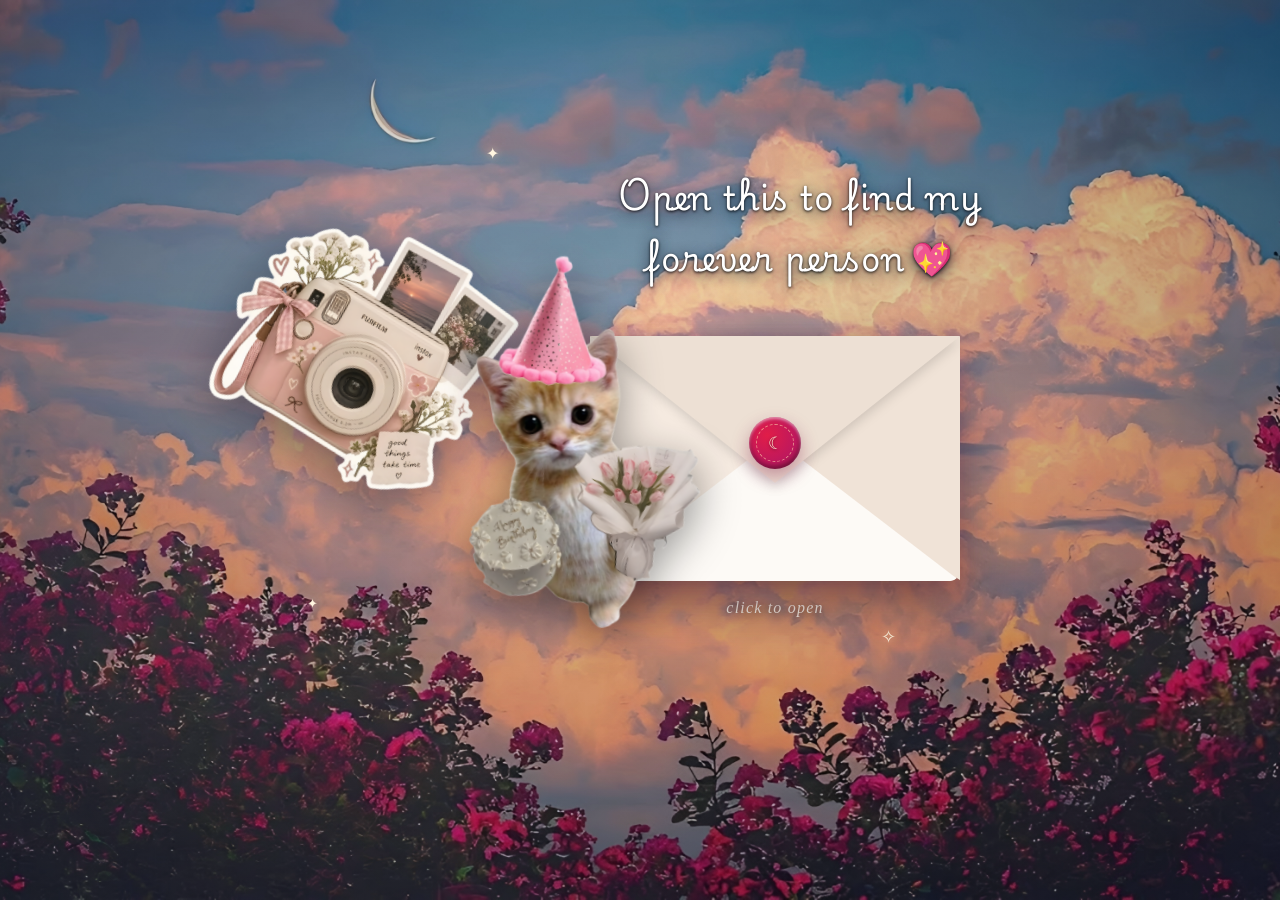
<file: index.html>
<!DOCTYPE html>
<html lang="en">

<head>
  <meta charset="UTF-8" />
  <meta name="viewport" content="width=device-width, initial-scale=1.0" />
  <!-- Browser Tab Title -->
  <title>Happy Birthday, Lidi ♡ | Open Me</title>

  <!-- Editorial Typography -->
  <link rel="preconnect" href="https://fonts.googleapis.com">
  <link rel="preconnect" href="https://fonts.gstatic.com" crossorigin>
  <link
    href="https://fonts.googleapis.com/css2?family=Abril+Fatface&family=Anton&family=Gabarito:wght@400..900&family=Google+Sans:ital,opsz,wght@0,17..18,400..700;1,17..18,400..700&family=Lovers+Quarrel&family=Outfit:wght@100..900&family=Playwrite+IT+Trad:wght@100..400&family=Poppins&family=Prata&family=Share+Tech&display=swap"
    rel="stylesheet">
  <link rel="stylesheet" href="base.css" />
  <link rel="stylesheet" href="envelope.css" />
  <link rel="stylesheet" href="props.css" />
  <link rel="stylesheet" href="responsive.css" />
</head>

<body>

  <!-- Floating Starlight Sparkles -->
  <div class="sparkles-container">
    <span class="sparkle s1">✦</span>
    <span class="sparkle s2">✧</span>
    <span class="sparkle s3">✦</span>
    <span class="sparkle s4">✧</span>
  </div>

  <main class="scene">
    <!-- Top Quote -->
    <header class="scene-header">
      <h1 class="header-quote">Open this to find my forever person<span>💖</span></h1>
    </header>

    <!-- Side-by-Side Composition -->
    <section class="stage">

      <!-- Envelope Container -->
      <div class="envelope-container" onclick="openEnvelope()">

        <!-- 1. Vintage Camera Sticker in the Upper-Left Sky -->
        <img src="./images/camera.png" alt="Vintage Camera" class="camera-sticker" />

        <!-- 2. Cat Sticker on the Envelope -->
        <img src="./images/cat.png" alt="Birthday Cat" class="cat-sticker" />

        <div class="envelope" id="envelope">
          <div class="flap"></div>

          <div class="wax-seal" id="waxSeal">
            <div class="seal-inner">
              <span class="seal-icon">☾</span>
            </div>
          </div>

          <!-- Inside Letter Card -->
          <div class="letter" id="letter">
            <div class="letter-border">
              <span class="letter-subtitle">FOR MY EVANGELIN LYDIA</span>
              <h2 class="letter-title">Happy Birthday, Lidi</h2>
              <div class="letter-divider"></div>
              <p class="letter-date">November 9, 2026</p>
            </div>
          </div>

          <div class="pocket-left"></div>
          <div class="pocket-right"></div>
          <div class="pocket-bottom"></div>
        </div>

        <p class="tap-hint">click to open</p>
      </div>
  </main>

  <script src="script.js"></script>
</body>

</html>

</html>
</file>
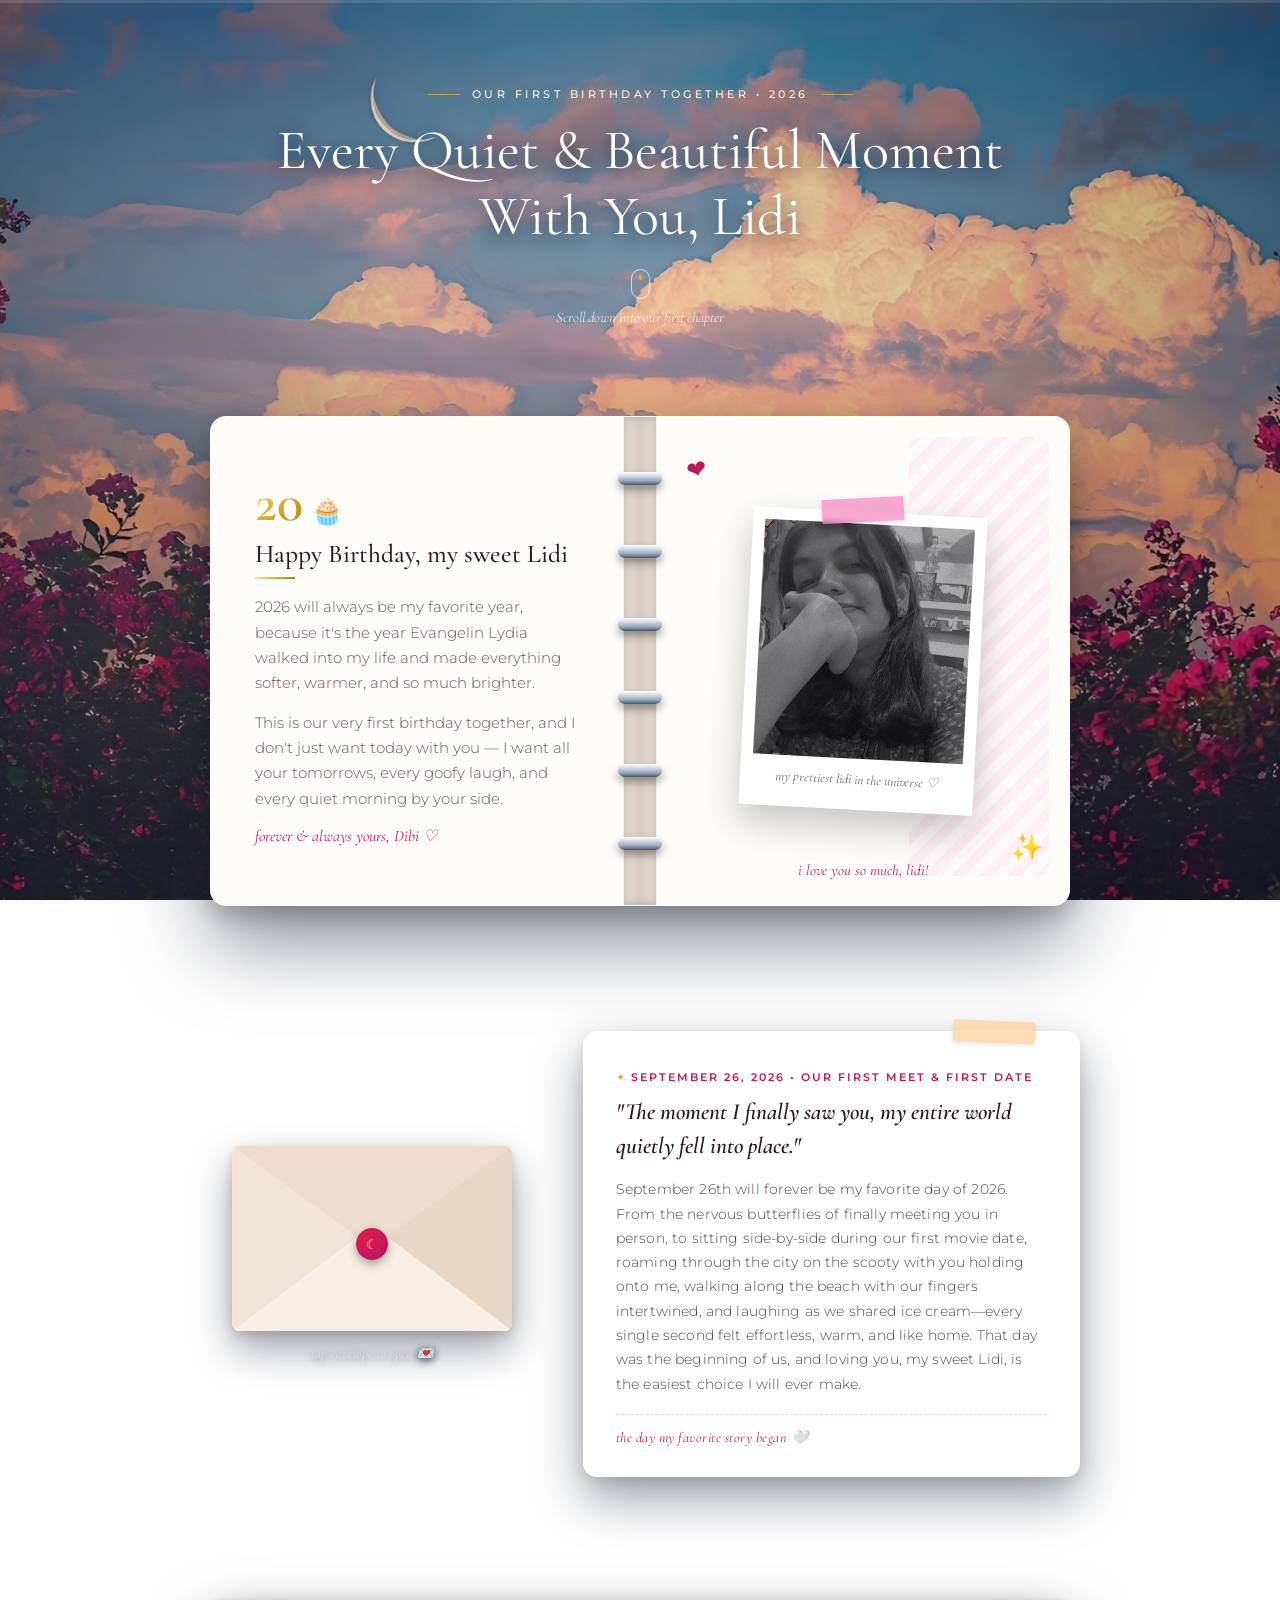
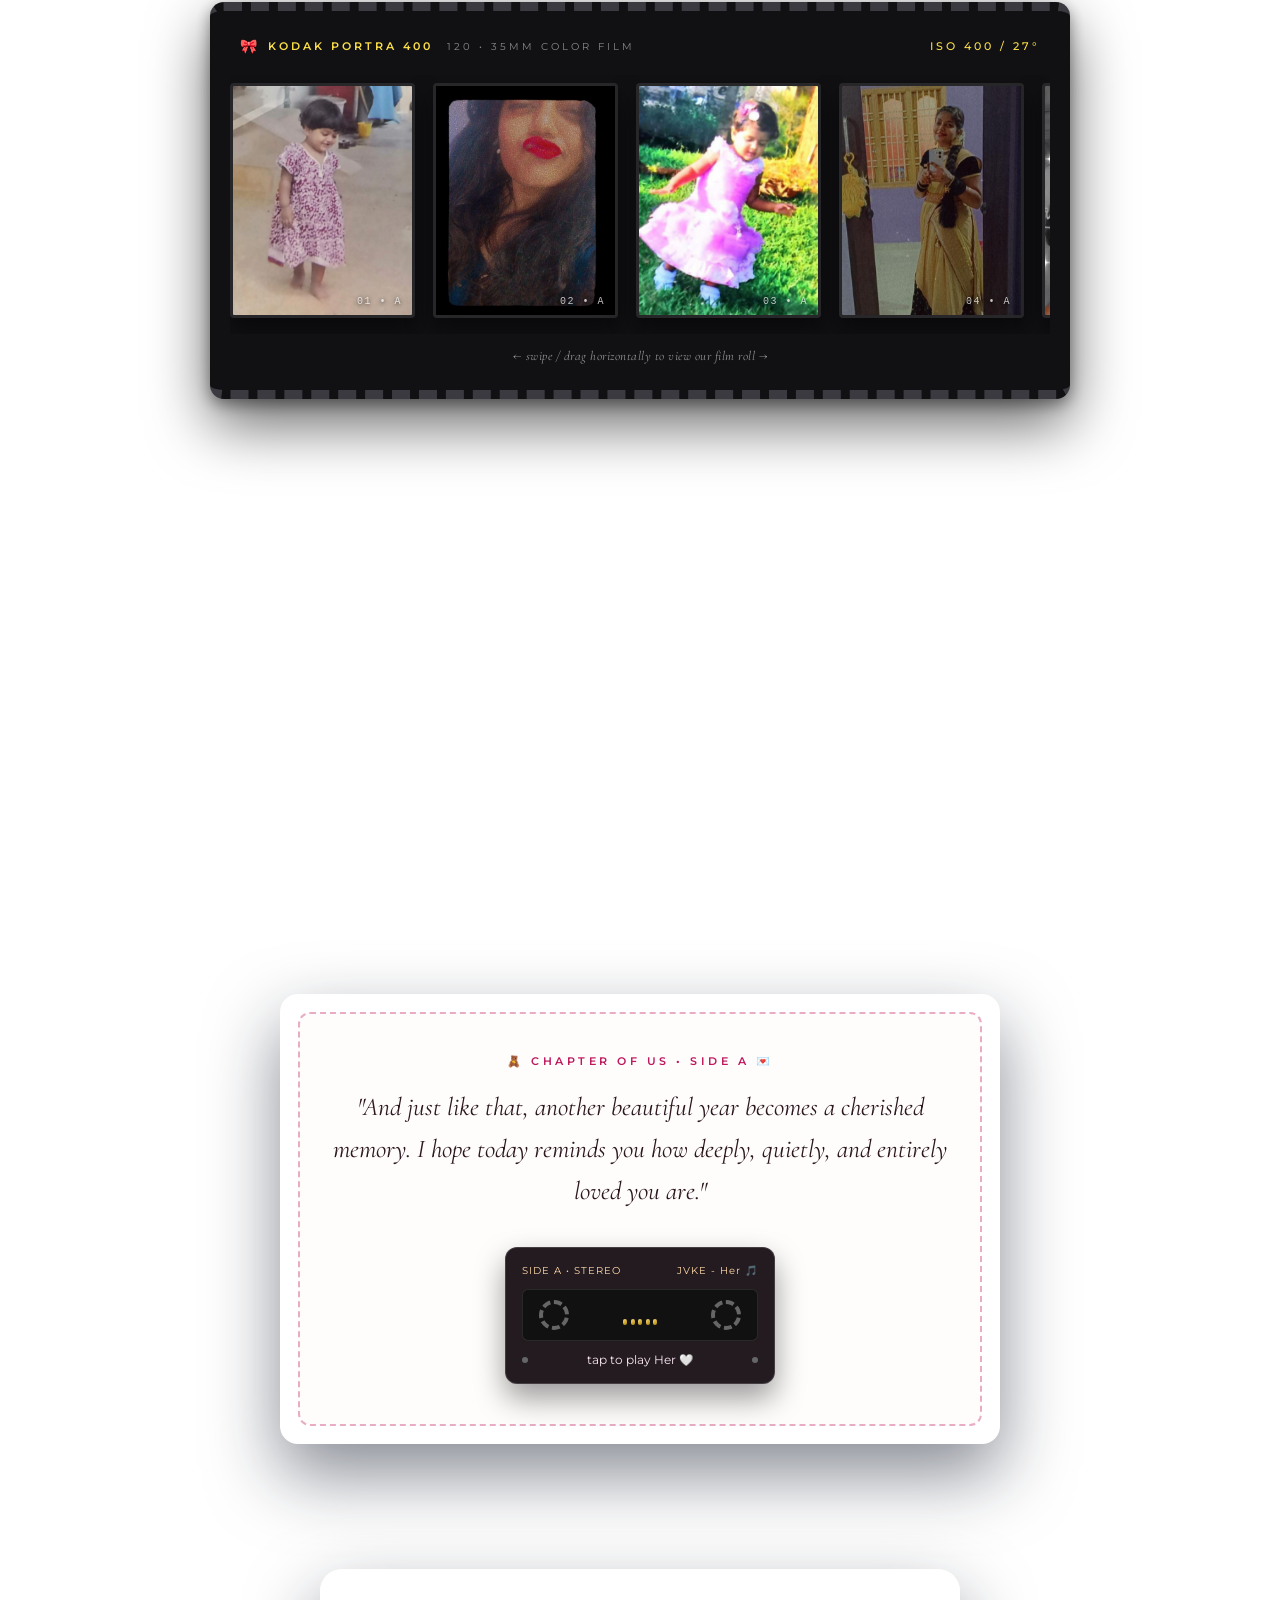
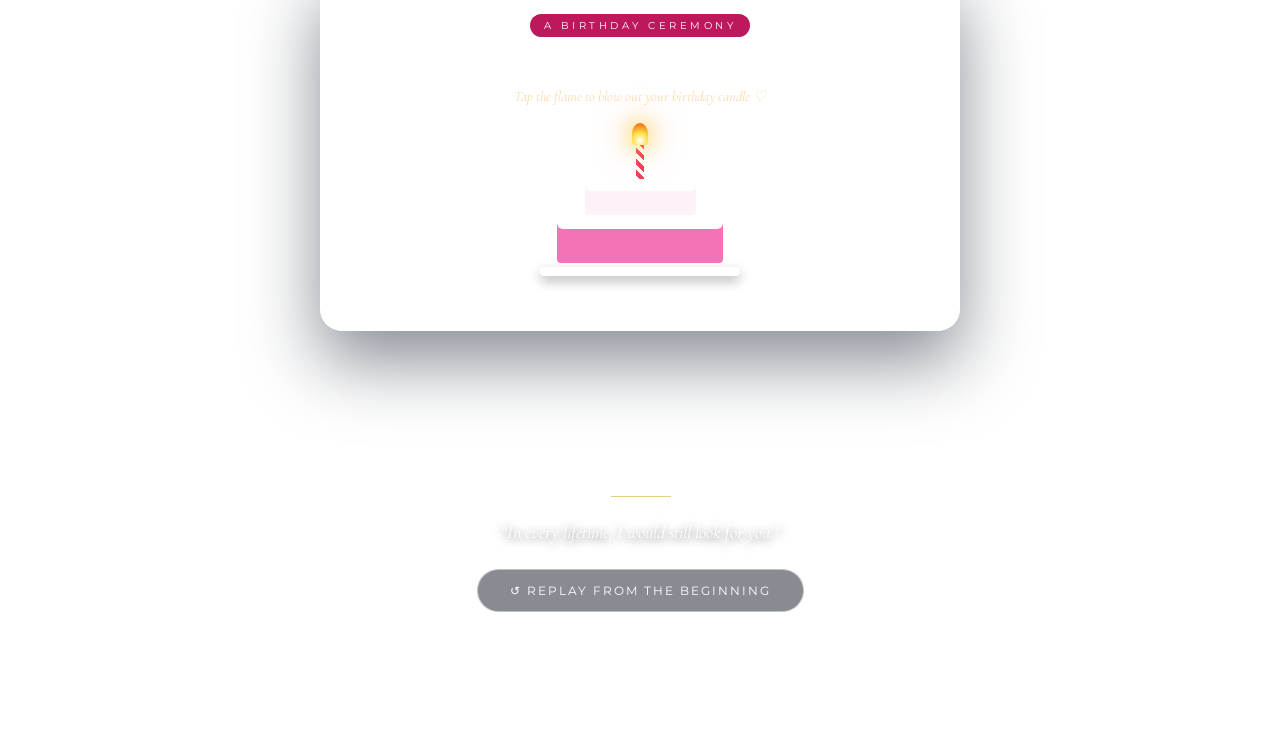
<file: page2.html>
<!DOCTYPE html>
<html lang="en">

<head>
  <meta charset="UTF-8" />
  <meta name="viewport" content="width=device-width, initial-scale=1.0" />
  <title>Our Story | Happy Birthday</title>

  <!-- Editorial Typography -->
  <link rel="preconnect" href="https://fonts.googleapis.com" />
  <link rel="preconnect" href="https://fonts.gstatic.com" crossorigin />
  <link
    href="https://fonts.googleapis.com/css2?family=Cormorant+Garamond:ital,wght@0,300;0,400;0,500;0,600;1,400;1,600&family=Montserrat:wght@200;300;400;500;600&family=Playfair+Display:ital,wght@0,400;0,600;1,400&display=swap"
    rel="stylesheet" />

  <link rel="stylesheet" href="base.css" />
  <link rel="stylesheet" href="page2.css" />
</head>

<body class="scrollable-page">

  <!-- Thin Gold Reading Progress Line -->
  <div class="progress-track">
    <div class="progress-fill" id="progressBar"></div>
  </div>

  <!-- Ambient Golden Sparkle Dust -->
  <div class="sparkles-container">
    <span class="sparkle s1">✦</span>
    <span class="sparkle s2">✧</span>
    <span class="sparkle s3">✦</span>
    <span class="sparkle s4">✧</span>
  </div>

  <div class="editorial-container">

    <!-- ================= CHAPTER HEADER ================= -->
    <header class="editorial-header" data-reveal="fade-up">
      <div class="chapter-badge">
        <span class="chapter-rule"></span>
        <span class="chapter-name">OUR FIRST BIRTHDAY TOGETHER • 2026</span>
        <span class="chapter-rule"></span>
      </div>
      <h1 class="editorial-title">Every Quiet & Beautiful Moment With You, Lidi</h1>
      <p class="scroll-prompt">
        <span class="scroll-mouse"><span class="mouse-dot"></span></span>
        Scroll down into our first chapter
      </p>
    </header>

    <!-- ================= 1. THE OPEN SCRAPBOOK ================= -->
    <section class="story-section" data-reveal="zoom-in">
      <div class="binder-book">

        <!-- Left Leaf: Birthday Letter -->
        <article class="leaf leaf-left" data-stagger="left">
          <div class="leaf-inner">
            <div class="milestone-badge">
              <span class="milestone-num">20</span>
              <span class="milestone-sparkle">🧁</span>
            </div>

            <h2 class="leaf-greeting">Happy Birthday, my sweet Lidi</h2>
            <div class="gold-accent-line"></div>

            <p class="leaf-prose">
              2026 will always be my favorite year, because it's the year Evangelin Lydia walked into my life and made
              everything softer, warmer, and so much brighter.
            </p>
            <p class="leaf-prose">
              This is our very first birthday together, and I don't just want today with you — I want all your
              tomorrows, every goofy laugh, and every quiet morning by your side.
            </p>

            <span class="leaf-sign">forever & always yours, Dibi ♡</span>
          </div>
        </article>

        <!-- Center 3D Brushed Titanium Binder Spine -->
        <div class="metallic-spine">
          <div class="ring-socket">
            <div class="punch-hole"></div>
            <div class="titanium-ring"></div>
          </div>
          <div class="ring-socket">
            <div class="punch-hole"></div>
            <div class="titanium-ring"></div>
          </div>
          <div class="ring-socket">
            <div class="punch-hole"></div>
            <div class="titanium-ring"></div>
          </div>
          <div class="ring-socket">
            <div class="punch-hole"></div>
            <div class="titanium-ring"></div>
          </div>
          <div class="ring-socket">
            <div class="punch-hole"></div>
            <div class="titanium-ring"></div>
          </div>
          <div class="ring-socket">
            <div class="punch-hole"></div>
            <div class="titanium-ring"></div>
          </div>
        </div>

        <!-- Right Leaf: Polaroid on Candy Striped Kraft Paper -->
        <article class="leaf leaf-right" data-stagger="right">
          <div class="stripes-canvas"></div>

          <div class="polaroid-assembly">
            <div class="serrated-washi"></div>
            <figure class="polaroid-frame">
              <img src="./images/img5.jpeg" alt="Evangelin Lydia" class="polaroid-photo" />
              <figcaption class="polaroid-legend">my prettiest lidi in the universe ♡</figcaption>
            </figure>
          </div>

          <span class="scrap-sticker stamp-heart">❤</span>
          <span class="scrap-sticker stamp-star">✨</span>
          <p class="cursive-whisper">i love you so much, lidi!</p>
        </article>

      </div>
    </section>

    <!-- ================= 2. KEEPSAKE ENVELOPE & JOURNAL ENTRY ================= -->
    <section class="story-section" data-reveal="fade-up">
      <div class="keepsake-grid">

        <!-- Left: Interactive Envelope -->
        <div class="vellum-pocket-card" data-stagger="left" onclick="togglePocketEnvelope()">
          <div class="vellum-envelope" id="pocketEnvelope">
            <div class="env-interior"></div>

            <div class="tucked-snapshot" id="tuckedPhoto">
              <img src="./images/img10.jpeg" alt="Sweet Moment"/>
              <span class="snapshot-note">I LOVE YOU ♡</span>
            </div>

            <div class="env-pocket-left"></div>
            <div class="env-pocket-right"></div>
            <div class="env-pocket-bottom"></div>
            <div class="env-flap"></div>
            <div class="mini-wax-seal" id="pocketSeal">☾</div>
          </div>
          <p class="pocket-label" id="pocketLabel">tap envelope to open 💌</p>
        </div>

        <!-- Right: Editorial Scrapbook Journal Card -->
        <article class="journal-parchment" data-stagger="right">
          <!-- Washi Tape Accent -->
          <div class="parchment-tape"></div>

          <!-- Date Badge -->
          <div class="journal-badge">
            <span class="badge-dot">✦</span>
            <span class="journal-date">SEPTEMBER 26, 2026 • OUR FIRST MEET & FIRST DATE</span>
          </div>

          <!-- Highlight Quote -->
          <h3 class="journal-quote">
            "The moment I finally saw you, my entire world quietly fell into place."
          </h3>

          <!-- Narrative Paragraph -->
          <p class="journal-body">
            September 26th will forever be my favorite day of 2026. From the nervous butterflies of finally meeting you
            in person, to sitting side-by-side during our first movie date, roaming through the city on the scooty with
            you holding onto me, walking along the beach with our fingers intertwined, and laughing as we shared ice
            cream—every single second felt effortless, warm, and like home. That day was the beginning of us, and loving
            you, my sweet Lidi, is the easiest choice I will ever make.
          </p>

          <!-- Little Handwritten Footer -->
          <div class="journal-footer">
            <span class="handwritten-tag">the day my favorite story began 🤍</span>
          </div>
        </article>

      </div>
    </section>

    <!-- ================= 3. KODAK PORTRA 400 FILM STRIP ================= -->
    <section class="story-section" data-reveal="slide-up">
      <div class="film-negative-casing">
        <div class="film-bar">
          <div class="film-brand">
            <span class="film-ribbon">🎀</span>
            <strong>KODAK PORTRA 400</strong>
            <span class="film-meta">120 • 35MM COLOR FILM</span>
          </div>
          <span class="film-iso">ISO 400 / 27°</span>
        </div>

        <div class="film-negative-track">
          <div class="negative-frame" data-stagger="item">
            <img src="./images/img1.jpeg" alt="Frame 1" />
            <span class="frame-stamp">01 • A</span>
          </div>
          <div class="negative-frame" data-stagger="item">
            <img src="./images/img3.jpeg" alt="Frame 2" />
            <span class="frame-stamp">02 • A</span>
          </div>
          <div class="negative-frame" data-stagger="item">
            <img src="./images/img4.jpeg" alt="Frame 3" />
            <span class="frame-stamp">03 • A</span>
          </div>
          <div class="negative-frame" data-stagger="item">
            <img src="./images/img7.jpeg" alt="Frame 4" />
            <span class="frame-stamp">04 • A</span>
          </div>
          <div class="negative-frame" data-stagger="item">
            <img src="./images/img8.jpeg" alt="Frame 5" />
            <span class="frame-stamp">05 • A</span>
          </div>
          <div class="negative-frame" data-stagger="item">
            <img src="./images/img2.jpeg" alt="Frame 6" />
            <span class="frame-stamp">06 • A</span>
          </div>
          <div class="negative-frame" data-stagger="item">
            <img src="./images/img9.jpeg" alt="Frame 7" />
            <span class="frame-stamp">07 • A</span>
          </div>
          <div class="negative-frame" data-stagger="item">
            <img src="./images/img6.jpeg" alt="Frame 8" />
            <span class="frame-stamp">08 • A</span>
          </div>
        </div>

        <p class="film-caption">← swipe / drag horizontally to view our film roll →</p>
      </div>
    </section>

    <!-- ================= 4. THREE PROMISES CARDS ================= -->
    <section class="story-section" data-reveal="fade-up">
      <div class="promises-showcase">
        <h3 class="promises-headline">Three Promises For Today & Always</h3>

        <div class="promises-row">
          <div class="promise-tile" data-stagger="item">
            <div class="tile-icon">🕊️</div>
            <h4>Your Safe Haven</h4>
            <p>On tough days, busy weeks, or whenever you feel tired, you'll always have a place where you can
              exhale
              and just be yourself.</p>
          </div>

          <div class="promise-tile center-gold-tile" data-stagger="item">
            <div class="tile-icon">🌙</div>
            <h4>Choosing You Forever</h4>
            <p>Not just when things are smooth and easy, but through every single chapter. I choose you for every
              one of
              our tomorrows.</p>
          </div>

          <div class="promise-tile" data-stagger="item">
            <div class="tile-icon">🍰</div>
            <h4>Every Birthday Together</h4>
            <p>To celebrate you, cheer for you, and stand beside you for every single wish and candle you blow out
              for
              the rest of our lives.</p>
          </div>
        </div>
      </div>
    </section>

    <!-- ================= 5. SERRATED STAMP NOTE & CASSETTE ================= -->
    <section class="story-section" data-reveal="stamp-plunge">
      <div class="scalloped-stamp-card">
        <div class="stamp-border-wrapper">
          <div class="stamp-content">
            <div class="stamp-tagline">🧸 CHAPTER OF US • SIDE A 💌</div>

            <p class="stamp-verse">
              "And just like that, another beautiful year becomes a cherished memory. I hope today reminds you how
              deeply, quietly, and entirely loved you are."
            </p>

            <!-- Smoked Glass Retro Cassette Player -->
            <div class="acrylic-cassette" id="cassettePlayer" onclick="toggleMelody()">
              <div class="cassette-top">
                <span class="cas-label">SIDE A • STEREO</span>
                <!-- Updated Song Title -->
                <span class="cas-title">JVKE - Her 🎵</span>
              </div>

              <div class="tape-viewport">
                <div class="tape-wheel wheel-1"></div>
                <div class="equalizer-bars">
                  <span></span><span></span><span></span><span></span><span></span>
                </div>
                <div class="tape-wheel wheel-2"></div>
              </div>

              <div class="cassette-bottom">
                <span class="screw s-l"></span>
                <p class="cas-cta" id="tapePrompt">tap to play Her 🤍</p>
                <span class="screw s-r"></span>
              </div>
            </div>

          </div>
        </div>
      </div>
    </section>

    <!-- ================= 6. INTERACTIVE CAKE & WISH REVEAL ================= -->
    <section class="story-section" data-reveal="zoom-in">
      <div class="cake-ceremony">
        <span class="ceremony-pill">A BIRTHDAY CEREMONY</span>
        <h3 class="ceremony-title">Make A Wish Before Midnight</h3>
        <p class="ceremony-hint">Tap the flame to blow out your birthday candle ♡</p>

        <!-- Pastel French Bakery Cake -->
        <div class="artisan-cake" id="artisanCake" onclick="extinguishCandle()">
          <div class="candle-stem">
            <div class="candle-flame" id="flameGlow"></div>
            <div class="candle-smoke" id="flameSmoke"></div>
          </div>
          <div class="cake-layer layer-upper">
            <div class="glaze-drip"></div>
          </div>
          <div class="cake-layer layer-lower">
            <div class="glaze-drip"></div>
          </div>
          <div class="porcelain-pedestal"></div>
        </div>

        <!-- Secret Card Unveiled After Blowing Candle -->
        <!-- Secret Card Unveiled After Blowing Candle -->
        <div class="secret-promise-card" id="secretPromise">
          <div class="gold-seal-crest">✨</div>
          <h4>2026 gave me my Evangelin Lydia</h4>
          <p>
            Happy 1st birthday together, my dearest Lidi. Loving you was the easiest choice of 2026, and loving you
            forever is the only promise I'll ever need to make.
          </p>
        </div>
      </div>
    </section>

    <!-- ================= EDITORIAL FOOTER ================= -->
    <footer class="editorial-footer" data-reveal="fade-up">
      <div class="footer-divider"></div>
      <p class="footer-quote">"In every lifetime, I would still look for you."</p>
      <a href="index.html" class="revisit-button">↺ Replay From The Beginning</a>
    </footer>

  </div>

  <!-- Hidden Audio Player -->
  <audio id="birthdaySong" src="song.mp3" preload="auto"></audio>

  <script src="page2.js"></script>
</body>

</html>
</file>
<file: base.css>
:root {
  /* Colors sampled directly from BackGround.jpg */
  --twilight-blue: #3d6888;
  --cloud-peach: #f9d8c4;
  --cloud-gold: #fde8d0;
  --blossom-magenta: #be185d;
  --blossom-deep: #831843;
  --moon-silver: #f8fafc;
  
  --envelope-base: #fdfaf6;
  --envelope-shade: #f2e7dd;
  --text-dark: #3b232c;
  --text-muted: #7c5c68;
}

* {
  box-sizing: border-box;
  margin: 0;
  padding: 0;
}

body {
  min-height: 100vh;
  margin: 0;
  display: flex;
  justify-content: center;
  align-items: center;
  overflow: hidden;
  position: relative;
  color: #ffffff;

  /* Scenic Background Integration */
  background: 
    radial-gradient(circle at 50% 35%, rgba(0, 0, 0, 0.05) 0%, rgba(15, 23, 42, 0.35) 100%),
    url('./images/BackGround.jpeg') no-repeat center center;
  background-size: cover;
  background-attachment: fixed;
}

/* Evening Starlight & Moon Dust */
.sparkles-container {
  position: absolute;
  inset: 0;
  pointer-events: none;
  z-index: 1;
}

.sparkle {
  position: absolute;
  color: #fff6e0;
  text-shadow: 0 0 10px rgba(254, 215, 170, 0.9);
  font-size: 14px;
  animation: twinkleDust 3.8s ease-in-out infinite alternate;
}

.s1 { top: 16%; left: 38%; animation-delay: 0s; font-size: 16px; }
.s2 { top: 22%; right: 26%; animation-delay: 1.1s; font-size: 11px; }
.s3 { bottom: 32%; left: 24%; animation-delay: 2.2s; font-size: 13px; }
.s4 { bottom: 28%; right: 30%; animation-delay: 0.7s; font-size: 18px; }

@keyframes twinkleDust {
  0% { transform: translateY(0) scale(0.85); opacity: 0.3; }
  100% { transform: translateY(-10px) scale(1.2); opacity: 0.95; }
}

body.page-fade-out {
  opacity: 0;
  transition: opacity 0.65s cubic-bezier(0.4, 0, 0.2, 1);
}
</file>
<file: envelope.css>
/* Envelope Wrapper */
.envelope-container {
  display: flex;
  flex-direction: column;
  align-items: center;
  margin-left: 150px;
  margin-bottom: 80px;
  cursor: pointer;
  position: relative;
  user-select: none;
  z-index: 3;
}

.envelope {
  position: relative;
  width: clamp(290px, 30vw, 370px);
  height: clamp(195px, 20vw, 245px);
  background: var(--envelope-shade);
  border-radius: 6px 6px 12px 12px;
  perspective: 1200px;
  /* Soft pinkish-peach shadow cast against twilight sky */
  box-shadow: 
    0 24px 50px rgba(19, 24, 38, 0.45),
    0 10px 22px rgba(190, 24, 93, 0.18);
  transition: transform 0.4s cubic-bezier(0.2, 0.8, 0.2, 1), box-shadow 0.4s ease;
}

.envelope-container:hover .envelope {
  transform: translateY(-6px);
  box-shadow: 
    0 32px 60px rgba(19, 24, 38, 0.55),
    0 14px 28px rgba(190, 24, 93, 0.25);
}

/* Top 3D Flap */
.flap {
  position: absolute;
  top: 0;
  left: 0;
  width: 0;
  height: 0;
  border-left: calc(clamp(290px, 30vw, 370px) / 2) solid transparent;
  border-right: calc(clamp(290px, 30vw, 370px) / 2) solid transparent;
  border-top: calc(clamp(195px, 20vw, 245px) * 0.6) solid #ede0d4;
  transform-origin: top;
  transition: transform 0.8s cubic-bezier(0.4, 0, 0.2, 1);
  z-index: 5;
  filter: drop-shadow(0 4px 6px rgba(0, 0, 0, 0.15));
}

/* Pocket Layers */
.pocket-bottom {
  position: absolute;
  bottom: 0;
  left: 0;
  width: 0;
  height: 0;
  border-left: calc(clamp(290px, 30vw, 370px) / 2) solid transparent;
  border-right: calc(clamp(290px, 30vw, 370px) / 2) solid transparent;
  border-bottom: calc(clamp(195px, 20vw, 245px) * 0.58) solid var(--envelope-base);
  border-radius: 0 0 10px 10px;
  z-index: 4;
}

.pocket-left {
  position: absolute;
  top: 0;
  left: 0;
  width: 0;
  height: 0;
  border-top: calc(clamp(195px, 20vw, 245px) / 2) solid transparent;
  border-bottom: calc(clamp(195px, 20vw, 245px) / 2) solid transparent;
  border-left: calc(clamp(290px, 30vw, 370px) * 0.54) solid #f7ece2;
  z-index: 3;
}

.pocket-right {
  position: absolute;
  top: 0;
  right: 0;
  width: 0;
  height: 0;
  border-top: calc(clamp(195px, 20vw, 245px) / 2) solid transparent;
  border-bottom: calc(clamp(195px, 20vw, 245px) / 2) solid transparent;
  border-right: calc(clamp(290px, 30vw, 370px) * 0.54) solid #f0e3d7;
  z-index: 3;
}

/* Deep Magenta Wax Seal with Crescent Moon Emblem[cite: 8] */
.wax-seal {
  position: absolute;
  top: calc(clamp(195px, 20vw, 245px) * 0.44);
  left: 50%;
  transform: translate(-50%, -50%);
  width: 52px;
  height: 52px;
  background: radial-gradient(circle at 35% 35%, #e11d48, var(--blossom-magenta) 60%, var(--blossom-deep) 100%);
  border-radius: 50%;
  box-shadow: 
    0 8px 18px rgba(131, 24, 67, 0.4),
    inset 0 2px 3px rgba(255, 255, 255, 0.5),
    inset 0 -3px 5px rgba(0, 0, 0, 0.35);
  display: flex;
  align-items: center;
  justify-content: center;
  z-index: 6;
  transition: opacity 0.4s ease, transform 0.4s ease;
}

.seal-inner {
  width: 38px;
  height: 38px;
  border-radius: 50%;
  border: 1px dashed rgba(254, 215, 170, 0.6);
  display: flex;
  align-items: center;
  justify-content: center;
}

.seal-icon {
  font-size: 17px;
  color: #ffedd5;
  line-height: 1;
  text-shadow: 0 1px 3px rgba(0, 0, 0, 0.5);
}

/* Clean Letter Card Inside */
.letter {
  position: absolute;
  bottom: 8px;
  left: 50%;
  transform: translateX(-50%);
  width: 90%;
  height: 88%;
  background: #ffffff;
  border-radius: 5px;
  box-shadow: 0 4px 14px rgba(0, 0, 0, 0.12);
  display: flex;
  align-items: center;
  justify-content: center;
  padding: 14px;
  z-index: 2;
  transition: transform 0.85s cubic-bezier(0.2, 0.8, 0.2, 1) 0.35s;
}

.letter-border {
  width: 100%;
  height: 100%;
  border: 1px solid rgba(190, 24, 93, 0.2);
  background: radial-gradient(circle at center, #ffffff 60%, #fffbf8 100%);
  display: flex;
  flex-direction: column;
  align-items: center;
  justify-content: center;
  padding: 10px;
  text-align: center;
}

.letter-subtitle {
  font-size: 9px;
  letter-spacing: 2.4px;
  color: var(--text-muted);
  margin-bottom: 6px;
  font-weight: 400;
}

.letter-title {
  font-family: var(--font-serif);
  font-size: clamp(1.3rem, 2vw, 1.75rem);
  color: var(--blossom-deep);
  font-weight: 500;
  line-height: 1.15;
}

.letter-divider {
  width: 30px;
  height: 1px;
  background: rgba(190, 24, 93, 0.3);
  margin: 8px 0;
}

.letter-date {
  font-family: var(--font-serif);
  font-size: 13px;
  font-style: italic;
  color: var(--text-muted);
}

/* Call to Action Hint */
.tap-hint {
  margin-top: 18px;
  font-family: var(--font-serif);
  font-style: italic;
  font-size: 16px;
  color: #fff2e8;
  text-shadow: 0 2px 8px rgba(0, 0, 0, 0.6);
  letter-spacing: 1.2px;
  transition: opacity 0.3s ease;
  animation: hintPulse 2.2s ease-in-out infinite alternate;
}

@keyframes hintPulse {
  0% { opacity: 0.55; transform: translateY(0); }
  100% { opacity: 0.95; transform: translateY(3px); }
}

/* Envelope Open State */
.envelope.is-open .flap {
  transform: rotateX(180deg);
  z-index: 1;
}

.envelope.is-open .wax-seal {
  opacity: 0;
  transform: translate(-50%, -50%) scale(0.6);
}

.envelope.is-open .letter {
  transform: translate(-50%, -110px);
  box-shadow: 0 16px 32px rgba(15, 23, 42, 0.35);
}
</file>
<file: props.css>
/* Overall Scene Position */
.scene {
  position: relative;
  z-index: 2;
  width: 100%;
  max-width: 1100px;
  padding: 20px;
  display: flex;
  flex-direction: column;
  align-items: center;
  /* Shifts the group rightward into the sunlit cloud clearing */
  transform: translate(60px, -20px);
}

.scene-header {
  margin-bottom: 50px;
  text-align: center;
  margin-left: 200px;
}

.header-quote {
  font-family: "Playwrite IT Trad", cursive;
  font-size: clamp(1.4rem, 2.6vw, 2.2rem);
  width: 500px;
  font-weight: 400;
  letter-spacing: 0.8px;
  color: #ffffff;
  text-shadow: 0 3px 14px rgba(15, 23, 42, 0.85), 0 1px 3px rgba(0, 0, 0, 0.9);
}

.header-quote span {
  display: inline-block;
  margin-left: 6px;
  font-style: normal;
}

/* Stage: Bouquet + Envelope Side-by-Side */
.stage {
  display: flex;
  align-items: center;
  justify-content: center;
  gap: clamp(15px, 3.5vw, 45px);
  width: 100%;
}


.cat-sticker {
  position: absolute;
  left: -150px;
  bottom: -80px;
  width: clamp(190px, 22vw, 260px);
  height: auto;
  z-index: 10;
  transform: rotate(-10deg);
  filter: drop-shadow(0 12px 20px rgba(0, 0, 0, 0.4));
  pointer-events: none;
  transition: transform 0.3s ease;
}

.envelope-container:hover .cat-sticker {
  transform: rotate(-8deg) translateY(-5px) scale(1.03);
}


/* Vintage Camera Sticker in the Upper-Left Cloud Pocket */
.camera-sticker {
  position: absolute;
  top: -130px;
  left: -390px;
  width: 320px;
  height: auto;
  transform: rotate(20deg);
  filter: drop-shadow(0 15px 25px rgba(15, 23, 42, 0.45));
  z-index: 8;
  pointer-events: none;
  transition: transform 0.3s ease;
}

.envelope-container:hover .camera-sticker {
  transform: rotate(10deg) translateY(-5px) scale(1.03);
}
</file>
<file: responsive.css>
/* responsive.css
   Load this LAST (after props.css). It only overrides the fixed-pixel
   layout so the page fits phones and tablets. Your other files stay as they are. */

/* ---------- all screens ---------- */
/* body had overflow:hidden, which cut content off on small screens */
body {
  overflow-x: hidden;
  overflow-y: auto;
}

@supports (min-height: 100svh) {
  body {
    min-height: 100svh;
  }
}

.envelope-container {
  touch-action: manipulation;
  -webkit-tap-highlight-color: transparent;
}

/* ---------- tablet / small laptop (up to 1024px) ---------- */
@media (max-width: 1024px) {
  .scene {
    transform: translate(0, -10px);
  }

  .scene-header {
    margin-left: 0;
  }

  .header-quote {
    width: min(500px, 90vw);
  }

  .envelope-container {
    margin-left: 0;
    margin-bottom: 50px;
  }

  .camera-sticker {
    left: -215px;
    top: -45px;
    width: 230px;
  }

  .cat-sticker {
    left: -110px;
    bottom: -60px;
    width: 190px;
  }
}

/* ---------- phone (up to 768px) ---------- */
@media (max-width: 768px) {

  /* iOS ignores background-attachment: fixed and zooms the image */
  body {
    background-attachment: scroll;
    background-position: center top;
  }

  .scene {
    padding: 16px;
    transform: none;
  }

  .scene-header {
    margin-bottom: 110px;
  }

  /* room for the camera sticker */
  .header-quote {
    width: 100%;
    font-size: clamp(1.15rem, 5.2vw, 1.5rem);
    line-height: 1.5;
  }

  .stage {
    gap: 0;
  }

  .envelope-container {
    margin-bottom: 24px;
  }

  .camera-sticker {
    top: -92px;
    left: -12px;
    width: 120px;
  }

  .cat-sticker {
    left: -40px;
    bottom: -12px;
    width: 115px;
  }
}

/* ---------- very small phones (up to 340px) ---------- */
/* the envelope parts were all sized from a 290px minimum, so shrink them together */
@media (max-width: 340px) {
  .envelope {
    width: 260px;
    height: 174px;
  }

  .flap {
    border-left-width: 130px;
    border-right-width: 130px;
    border-top-width: 104px;
  }

  .pocket-bottom {
    border-left-width: 130px;
    border-right-width: 130px;
    border-bottom-width: 101px;
  }

  .pocket-left {
    border-top-width: 87px;
    border-bottom-width: 87px;
    border-left-width: 140px;
  }

  .pocket-right {
    border-top-width: 87px;
    border-bottom-width: 87px;
    border-right-width: 140px;
  }

  .wax-seal {
    top: 77px;
  }

  .envelope.is-open .letter {
    transform: translate(-50%, -90px);
  }

  .camera-sticker {
    width: 100px;
    left: -6px;
  }

  .cat-sticker {
    width: 95px;
    left: -30px;
  }
}

/* ---------- phones turned sideways (short screens) ---------- */
@media (max-height: 520px) and (orientation: landscape) {
  .scene-header {
    margin-bottom: 44px;
  }

  .header-quote {
    font-size: 1.2rem;
  }

  .envelope-container {
    margin-bottom: 0;
  }

  .camera-sticker {
    top: -40px;
  }
}
</file>
<file: page2.css>
/* ================= GLOBAL SCROLL & COLOR SYSTEM ================= */
:root {
  --gold-foil: #d4af37;
  --gold-shimmer: linear-gradient(135deg, #fce09b 0%, #d4af37 50%, #aa8214 100%);
  --paper-cream: #fefcf9;
  --paper-linen: #f9f5ef;
  --rose-velvet: #be185d;
  --rose-deep: #831843;
  --text-primary: #2d1820;
  --text-secondary: #6b535d;
  --font-serif: 'Cormorant Garamond', 'Playfair Display', Georgia, serif;
  --font-sans: 'Montserrat', sans-serif;
}

body.scrollable-page {
  overflow-y: auto !important;
  overflow-x: hidden;
  height: auto;
  min-height: 100vh;
  display: block;
  scroll-behavior: smooth;
  font-family: var(--font-sans);
}

/* ================= ULTRA-THIN GOLD PROGRESS LINE ================= */
.progress-track {
  position: fixed;
  top: 0;
  left: 0;
  width: 100%;
  height: 3px;
  background: rgba(255, 255, 255, 0.12);
  z-index: 1000;
  backdrop-filter: blur(4px);
}

.progress-fill {
  height: 100%;
  width: 0%;
  background: var(--gold-shimmer);
  box-shadow: 0 0 12px rgba(212, 175, 55, 0.9);
  transition: width 0.08s ease-out;
}

/* Page Frame */
.editorial-container {
  position: relative;
  z-index: 2;
  width: 100%;
  max-width: 960px;
  margin: 0 auto;
  padding: 80px 24px 140px 24px;
  display: flex;
  flex-direction: column;
  align-items: center;
}

/* ================= SCROLL PHYSICS ANIMATIONS ================= */
[data-reveal] {
  opacity: 0;
  transition: opacity 1.1s cubic-bezier(0.16, 1, 0.3, 1),
    transform 1.1s cubic-bezier(0.16, 1, 0.3, 1);
  will-change: opacity, transform;
}

[data-reveal="fade-up"] {
  transform: translateY(60px);
}

[data-reveal="zoom-in"] {
  transform: translateY(50px) scale(0.93);
}

[data-reveal="slide-up"] {
  transform: translateY(45px);
}

[data-reveal="stamp-plunge"] {
  transform: translateY(70px) scale(0.95);
}

[data-reveal].in-view {
  opacity: 1;
  transform: translateY(0) scale(1);
}

/* Staggered Children */
[data-stagger] {
  opacity: 0;
  transition: all 0.95s cubic-bezier(0.16, 1, 0.3, 1);
}

[data-stagger="left"] {
  transform: translateX(-40px);
}

[data-stagger="right"] {
  transform: translateX(40px);
}

[data-stagger="item"] {
  transform: translateY(35px);
}

.in-view [data-stagger] {
  opacity: 1;
  transform: translate(0, 0);
}

.in-view [data-stagger="item"]:nth-child(1) {
  transition-delay: 0.12s;
}

.in-view [data-stagger="item"]:nth-child(2) {
  transition-delay: 0.24s;
}

.in-view [data-stagger="item"]:nth-child(3) {
  transition-delay: 0.36s;
}

.in-view [data-stagger="item"]:nth-child(4) {
  transition-delay: 0.48s;
}

.in-view [data-stagger="item"]:nth-child(5) {
  transition-delay: 0.60s;
}

.story-section {
  width: 100%;
  display: flex;
  justify-content: center;
  margin-bottom: 125px;
}

/* ================= EDITORIAL HEADER ================= */
.editorial-header {
  text-align: center;
  margin-bottom: 90px;
}

.chapter-badge {
  display: inline-flex;
  align-items: center;
  gap: 12px;
  margin-bottom: 16px;
}

.chapter-rule {
  width: 32px;
  height: 1px;
  background: var(--gold-foil);
  opacity: 0.7;
}

.chapter-name {
  font-size: 10.5px;
  letter-spacing: 3.5px;
  color: #fff4e0;
  text-shadow: 0 0 10px rgba(212, 175, 55, 0.4);
  font-weight: 500;
}

.editorial-title {
  font-family: var(--font-serif);
  font-size: clamp(2.3rem, 4.4vw, 3.5rem);
  font-weight: 400;
  color: #ffffff;
  text-shadow: 0 4px 20px rgba(15, 23, 42, 0.9);
  line-height: 1.18;
  max-width: 780px;
  margin: 0 auto 20px auto;
}

.scroll-prompt {
  font-family: var(--font-serif);
  font-style: italic;
  font-size: 14.5px;
  color: rgba(255, 245, 245, 0.85);
  display: flex;
  flex-direction: column;
  align-items: center;
  gap: 10px;
}

.scroll-mouse {
  width: 19px;
  height: 30px;
  border: 1.5px solid rgba(255, 255, 255, 0.65);
  border-radius: 12px;
  display: flex;
  justify-content: center;
  padding-top: 4px;
}

.mouse-dot {
  width: 3px;
  height: 6px;
  background: var(--gold-foil);
  border-radius: 2px;
  animation: mouseDrift 1.7s infinite;
}

@keyframes mouseDrift {
  0% {
    transform: translateY(0);
    opacity: 1;
  }

  100% {
    transform: translateY(11px);
    opacity: 0;
  }
}

/* ================= 1. THE OPEN SCRAPBOOK ================= */
.binder-book {
  display: flex;
  width: 100%;
  max-width: 860px;
  min-height: 490px;
  background: var(--paper-cream);
  border-radius: 16px;
  box-shadow:
    0 35px 80px rgba(15, 23, 42, 0.5),
    0 10px 25px rgba(0, 0, 0, 0.2);
  border: 1px solid rgba(255, 255, 255, 0.5);
  position: relative;
}

.leaf {
  flex: 1;
  padding: clamp(26px, 4vw, 44px);
  position: relative;
  display: flex;
  flex-direction: column;
  justify-content: center;
  background: var(--paper-cream);
}

.leaf-left {
  border-radius: 16px 0 0 16px;
  border-right: 1px solid rgba(0, 0, 0, 0.04);
}

.leaf-right {
  border-radius: 0 16px 16px 0;
  border-left: 1px solid rgba(0, 0, 0, 0.04);
  display: flex;
  align-items: center;
  justify-content: center;
  overflow: hidden;
}

.milestone-badge {
  display: flex;
  align-items: baseline;
  gap: 8px;
  margin-bottom: 8px;
}

.milestone-num {
  font-family: var(--font-serif);
  font-size: 3.4rem;
  font-weight: 600;
  background: var(--gold-shimmer);
  -webkit-background-clip: text;
  -webkit-text-fill-color: transparent;
  line-height: 1;
}

.milestone-sparkle {
  font-size: 26px;
}

.leaf-greeting {
  font-family: var(--font-serif);
  font-size: 1.6rem;
  color: var(--text-primary);
  font-weight: 500;
  margin-bottom: 8px;
}

.gold-accent-line {
  width: 40px;
  height: 2px;
  background: var(--gold-shimmer);
  margin-bottom: 16px;
}

.leaf-prose {
  font-size: 14.5px;
  line-height: 1.75;
  color: var(--text-secondary);
  margin-bottom: 14px;
  font-weight: 300;
}

.leaf-sign {
  font-family: var(--font-serif);
  font-style: italic;
  font-size: 16px;
  color: var(--rose-velvet);
  margin-top: 6px;
}

/* Metallic Rings Spine */
.metallic-spine {
  width: 32px;
  display: flex;
  flex-direction: column;
  justify-content: space-evenly;
  align-items: center;
  background: linear-gradient(to right, #e8dfd5, #d8cbbf, #e8dfd5);
  box-shadow: inset 0 0 10px rgba(0, 0, 0, 0.2);
  z-index: 5;
}

.ring-socket {
  position: relative;
  display: flex;
  align-items: center;
  justify-content: center;
  width: 100%;
  height: 22px;
}

.punch-hole {
  width: 9px;
  height: 9px;
  background: #231610;
  border-radius: 50%;
  box-shadow: inset 0 2px 4px rgba(0, 0, 0, 0.8);
}

.titanium-ring {
  position: absolute;
  width: 44px;
  height: 13px;
  border-radius: 8px;
  background: linear-gradient(180deg, #ffffff 0%, #cbd5e1 35%, #94a3b8 70%, #475569 100%);
  box-shadow: 0 5px 8px rgba(0, 0, 0, 0.35);
}

/* Striped Backing on Right Page */
.stripes-canvas {
  position: absolute;
  right: 20px;
  top: 20px;
  width: 140px;
  height: 90%;
  background: repeating-linear-gradient(-45deg, #fce7f3, #fce7f3 10px, #fff8fa 10px, #fff8fa 20px);
  opacity: 0.65;
  border-radius: 10px;
}

.polaroid-assembly {
  position: relative;
  z-index: 3;
}

/* Serrated Semi-Transparent Washi Tape */
.serrated-washi {
  position: absolute;
  top: -14px;
  left: 50%;
  transform: translateX(-50%) rotate(-3deg);
  width: 82px;
  height: 24px;
  background: rgba(244, 114, 182, 0.6);
  backdrop-filter: blur(3px);
  box-shadow: 0 2px 6px rgba(0, 0, 0, 0.12);
  z-index: 5;
}

.polaroid-frame {
  margin: 0;
  background: #ffffff;
  padding: 12px 12px 22px 12px;
  border-radius: 3px;
  box-shadow: 0 16px 36px rgba(0, 0, 0, 0.22);
  transform: rotate(3deg);
  text-align: center;
  transition: transform 0.4s ease;
}

.polaroid-frame:hover {
  transform: rotate(1deg) scale(1.03);
}

.polaroid-photo {
  width: 210px;
  height: 235px;
  object-fit: cover;
  display: block;
}

.polaroid-legend {
  font-family: var(--font-serif);
  font-style: italic;
  font-size: 13.5px;
  color: #666;
  margin-top: 12px;
}

.scrap-sticker {
  position: absolute;
  z-index: 4;
}

.stamp-heart {
  top: 38px;
  left: 30px;
  font-size: 24px;
  color: var(--rose-velvet);
  transform: rotate(-14deg);
}

.stamp-star {
  bottom: 42px;
  right: 26px;
  font-size: 26px;
}

.cursive-whisper {
  position: absolute;
  bottom: 26px;
  font-family: var(--font-serif);
  font-style: italic;
  color: var(--rose-velvet);
  font-size: 15px;
}

/* ================= BULLETPROOF KEEPSAKE ENVELOPE ================= */
.vellum-pocket-card {
  flex: 1;
  display: flex;
  flex-direction: column;
  align-items: center;
  cursor: pointer;
  user-select: none;
  min-width: 280px;
}

/* Master Envelope Body */
.vellum-envelope {
  position: relative;
  width: 280px;
  height: 185px;
  background: #fdfaf6;
  border-radius: 8px;
  box-shadow:
    0 18px 40px rgba(15, 23, 42, 0.4),
    0 4px 12px rgba(0, 0, 0, 0.15);
  perspective: 1200px;
  transition: transform 0.3s ease;
}

.vellum-pocket-card:hover .vellum-envelope {
  transform: translateY(-4px);
}

/* Interior Lining */
.env-interior {
  position: absolute;
  inset: 0;
  background: #f7ede2;
  border-radius: 8px;
  z-index: 1;
}

/* --- Tucked Photo --- */
.tucked-snapshot {
  position: absolute;
  bottom: 12px;
  left: 50%;
  transform: translateX(-50%) translateY(0);
  width: 195px;
  height: 145px;
  background: #ffffff;
  padding: 6px 6px 18px 6px;
  border-radius: 4px;
  box-shadow: 0 4px 12px rgba(0, 0, 0, 0.15);
  z-index: 2;
  text-align: center;
  box-sizing: border-box;
  /* When closing: drops inside first */
  transition: transform 0.4s cubic-bezier(0.4, 0, 0.2, 1) 0s,
    box-shadow 0.4s ease 0s;
}

.tucked-snapshot img {
  width: 100%;
  height: 112px;
  object-fit: contain;
  border-radius: 2px;
  display: block;
}

.snapshot-note {
  font-family: var(--font-serif, 'Cormorant Garamond', Georgia, serif);
  font-style: italic;
  font-size: 12px;
  color: #777;
  display: block;
  margin-top: 3px;
}

/* --- Pocket Folds (Clip-Path Polygons) --- */
.env-pocket-left {
  position: absolute;
  inset: 0;
  background: #f2e4d6;
  clip-path: polygon(0 0, 52% 50%, 0 100%);
  border-radius: 8px 0 0 8px;
  z-index: 3;
}

.env-pocket-right {
  position: absolute;
  inset: 0;
  background: #e8d7c6;
  clip-path: polygon(100% 0, 48% 50%, 100% 100%);
  border-radius: 0 8px 8px 0;
  z-index: 3;
}

.env-pocket-bottom {
  position: absolute;
  inset: 0;
  background: #faefe4;
  clip-path: polygon(0 100%, 50% 43%, 100% 100%);
  border-radius: 0 0 8px 8px;
  filter: drop-shadow(0 -3px 4px rgba(0, 0, 0, 0.04));
  z-index: 4;
}

/* --- Top Flap --- */
.env-flap {
  position: absolute;
  inset: 0;
  background: #eedccf;
  clip-path: polygon(0 0, 100% 0, 50% 55%);
  border-radius: 8px 8px 0 0;
  transform-origin: top center;
  z-index: 5;
  filter: drop-shadow(0 4px 6px rgba(0, 0, 0, 0.12));
  /* When closing: waits 0.35s for photo to enter first */
  transition: transform 0.5s cubic-bezier(0.4, 0, 0.2, 1) 0.35s;
}

/* --- Wax Seal (Locked to the exact tip of the flap) --- */
.mini-wax-seal {
  position: absolute;
  top: 53%;
  left: 50%;
  transform: translate(-50%, -50%);
  width: 32px;
  height: 32px;
  background: radial-gradient(circle at 35% 35%, #e11d48, #be185d 65%, #831843 100%);
  border-radius: 50%;
  color: #fff;
  display: flex;
  align-items: center;
  justify-content: center;
  font-size: 13px;
  box-shadow: 0 4px 10px rgba(0, 0, 0, 0.35);
  z-index: 6;
  /* When closing: fades back in when flap lands */
  transition: opacity 0.3s ease 0.55s, transform 0.3s ease 0.55s;
}

.pocket-label {
  font-family: var(--font-serif, 'Cormorant Garamond', Georgia, serif);
  font-style: italic;
  color: #ffffff;
  font-size: 14.5px;
  margin-top: 14px;
  text-shadow: 0 2px 8px rgba(0, 0, 0, 0.7);
  transition: opacity 0.3s ease;
}

/* ================= OPENING SEQUENCE ================= */

/* 1. Flap swings up 180° immediately */
.vellum-envelope.is-open .env-flap {
  transform: rotateX(180deg);
  transition: transform 0.5s cubic-bezier(0.4, 0, 0.2, 1) 0s;
  z-index: 1;
}

/* Wax seal dissolves instantly */
.vellum-envelope.is-open .mini-wax-seal {
  opacity: 0;
  transform: translate(-50%, -50%) scale(0.3);
  pointer-events: none;
  transition: opacity 0.2s ease 0s, transform 0.2s ease 0s;
}

/* 2. Photo rises cleanly out of the pocket after flap clears */
.vellum-envelope.is-open .tucked-snapshot {
  transform: translateX(-50%) translateY(-110px) rotate(-2deg);
  box-shadow: 0 20px 45px rgba(0, 0, 0, 0.45);
  transition: transform 0.7s cubic-bezier(0.18, 0.89, 0.32, 1.25) 0.4s,
    box-shadow 0.7s ease 0.4s;
}

/* ================= EDITORIAL JOURNAL NOTE CARD ================= */
.keepsake-grid {
  display: flex;
  align-items: center;
  justify-content: center;
  gap: 38px;
  width: 100%;
  max-width: 880px;
  margin: 0 auto;
}

/* Luxury Paper Card Container */
.journal-parchment {
  flex: 1.25;
  position: relative;
  background: #ffffff !important;
  /* Solid bright card for readable contrast */
  padding: 38px 32px 30px 32px;
  border-radius: 14px;
  border: 1px solid rgba(255, 255, 255, 0.9);
  box-shadow:
    0 22px 50px rgba(15, 23, 42, 0.42),
    0 4px 14px rgba(0, 0, 0, 0.1);
  box-sizing: border-box;
  text-align: left;
  z-index: 2;
}

/* Semi-transparent Pastel Washi Tape */
.parchment-tape {
  position: absolute;
  top: -11px;
  right: 44px;
  width: 82px;
  height: 22px;
  background: rgba(254, 215, 170, 0.85);
  box-shadow: 0 2px 5px rgba(0, 0, 0, 0.1);
  transform: rotate(2.5deg);
  border-radius: 2px;
  backdrop-filter: blur(2px);
}

/* Top Badge */
.journal-badge {
  display: flex;
  align-items: center;
  gap: 6px;
  margin-bottom: 12px;
}

.badge-dot {
  color: #d4af37;
  font-size: 11px;
}

.journal-date {
  font-family: var(--font-sans, 'Montserrat', sans-serif);
  font-size: 10.5px;
  letter-spacing: 2px;
  color: #be185d;
  font-weight: 600;
  text-transform: uppercase;
}

/* Serif Highlight Quote */
.journal-quote {
  font-family: var(--font-serif, 'Cormorant Garamond', Georgia, serif);
  font-size: clamp(1.25rem, 2vw, 1.45rem);
  line-height: 1.45;
  color: #2d1820;
  font-style: italic;
  font-weight: 600;
  margin: 0 0 14px 0;
}

/* Body Text */
.journal-body {
  font-family: var(--font-sans, 'Montserrat', sans-serif);
  font-size: 13.5px;
  line-height: 1.8;
  color: #554049;
  font-weight: 300;
  margin: 0;
  letter-spacing: 0.15px;
}

/* Card Bottom Tag */
.journal-footer {
  margin-top: 18px;
  padding-top: 12px;
  border-top: 1px dashed rgba(190, 24, 93, 0.2);
}

.handwritten-tag {
  font-family: var(--font-serif, 'Cormorant Garamond', Georgia, serif);
  font-style: italic;
  font-size: 14px;
  color: #be185d;
  letter-spacing: 0.5px;
}

/* Mobile Screens */
@media (max-width: 768px) {
  .keepsake-grid {
    flex-direction: column;
    gap: 34px;
  }

  .journal-parchment {
    width: 100%;
    padding: 28px 20px 22px 20px;
  }

  .journal-quote {
    font-size: 1.2rem;
  }

  .journal-body {
    font-size: 13px;
    line-height: 1.7;
  }
}


/* ================= 3. KODAK PORTRA 400 FILM STRIP ================= */
.film-negative-casing {
  width: 100%;
  max-width: 860px;
  background: #111114;
  padding: 26px 20px;
  border-radius: 14px;
  box-shadow:
    0 25px 60px rgba(0, 0, 0, 0.6),
    0 5px 15px rgba(0, 0, 0, 0.4);
  /* Perforated 35mm film edge sprockets */
  border-top: 9px dashed #3a3a40;
  border-bottom: 9px dashed #3a3a40;
  position: relative;
  box-sizing: border-box;
}

/* Header Bar */
.film-bar {
  display: flex;
  justify-content: space-between;
  align-items: center;
  margin-bottom: 20px;
  padding: 0 10px;
  color: #fbbf24;
  font-size: 11px;
  letter-spacing: 3px;
  font-family: var(--font-sans, 'Montserrat', sans-serif);
}

.film-brand {
  display: flex;
  align-items: center;
  gap: 8px;
}

.film-ribbon {
  font-size: 14px;
}

.film-brand strong {
  font-weight: 600;
  color: #fde047;
}

.film-meta {
  color: rgba(255, 255, 255, 0.5);
  margin-left: 6px;
  font-size: 10px;
  font-weight: 400;
}

.film-iso {
  color: #fde047;
  font-weight: 500;
  font-size: 10.5px;
}

/* Horizontal Track with Smooth Scrolling */
.film-negative-track {
  display: flex;
  gap: 18px;
  overflow-x: auto;
  overflow-y: hidden;
  padding: 8px 6px 16px 6px;
  scroll-snap-type: x mandatory;
  -webkit-overflow-scrolling: touch;
  scrollbar-width: thin;
  scrollbar-color: rgba(251, 191, 36, 0.5) rgba(255, 255, 255, 0.08);
}

/* Custom Scrollbar for WebKit */
.film-negative-track::-webkit-scrollbar {
  height: 6px;
}

.film-negative-track::-webkit-scrollbar-track {
  background: rgba(255, 255, 255, 0.08);
  border-radius: 10px;
}

.film-negative-track::-webkit-scrollbar-thumb {
  background: rgba(251, 191, 36, 0.45);
  border-radius: 10px;
}

.film-negative-track::-webkit-scrollbar-thumb:hover {
  background: rgba(251, 191, 36, 0.75);
}

/* Individual 35mm Frame */
.negative-frame {
  position: relative;
  flex: 0 0 185px;
  height: 235px;
  background: #000;
  border-radius: 4px;
  overflow: hidden;
  border: 3px solid #27272a;
  box-shadow: 0 12px 25px rgba(0, 0, 0, 0.5);
  transition: transform 0.35s ease, border-color 0.35s ease, box-shadow 0.35s ease;
  scroll-snap-align: start;
  user-select: none;
}

.negative-frame:hover {
  transform: translateY(-8px) scale(1.03);
  border-color: rgba(251, 191, 36, 0.6);
  box-shadow: 0 18px 35px rgba(0, 0, 0, 0.7);
}

.negative-frame img {
  width: 100%;
  height: 100%;
  object-fit: cover;
  display: block;
  pointer-events: none;
}

/* Authentic Edge Frame Stamp */
.frame-stamp {
  position: absolute;
  bottom: 8px;
  right: 10px;
  font-size: 10px;
  color: rgba(255, 255, 255, 0.75);
  letter-spacing: 1.5px;
  font-family: monospace;
  text-shadow: 0 1px 4px rgba(0, 0, 0, 0.8);
  pointer-events: none;
}

/* Bottom Hint */
.film-caption {
  font-family: var(--font-serif, 'Cormorant Garamond', Georgia, serif);
  font-style: italic;
  font-size: 13px;
  color: rgba(255, 255, 255, 0.55);
  text-align: center;
  margin-top: 14px;
  margin-bottom: 0;
  letter-spacing: 0.5px;
}

/* Mobile Screen Adaptation */
@media (max-width: 768px) {
  .film-negative-casing {
    padding: 18px 12px;
    border-top-width: 7px;
    border-bottom-width: 7px;
  }

  .film-bar {
    font-size: 9.5px;
    letter-spacing: 1.5px;
    margin-bottom: 14px;
  }

  .film-meta {
    display: none;
    /* Keeps the header uncluttered on small screens */
  }

  .negative-frame {
    flex: 0 0 145px;
    height: 190px;
  }

  .film-negative-track {
    gap: 12px;
    padding-bottom: 10px;
  }
}

/* ================= 4. THREE PROMISES CARDS ================= */
.promises-showcase {
  width: 100%;
  max-width: 860px;
  text-align: center;
}

.promises-headline {
  font-family: var(--font-serif);
  font-size: clamp(1.9rem, 3.2vw, 2.6rem);
  font-weight: 400;
  color: #fff;
  text-shadow: 0 4px 16px rgba(15, 23, 42, 0.85);
  margin-bottom: 34px;
}

.promises-row {
  display: grid;
  grid-template-columns: repeat(3, 1fr);
  gap: 22px;
}

.promise-tile {
  background: rgba(255, 255, 255, 0.94);
  backdrop-filter: blur(12px);
  padding: 32px 22px;
  border-radius: 14px;
  box-shadow: 0 18px 40px rgba(15, 23, 42, 0.35);
  border: 1px solid rgba(255, 255, 255, 0.6);
  text-align: center;
  transition: transform 0.4s ease, box-shadow 0.4s ease;
}

.promise-tile:hover {
  transform: translateY(-8px);
  box-shadow: 0 24px 50px rgba(15, 23, 42, 0.45);
}

.center-gold-tile {
  background: #ffffff;
  border: 1.5px solid rgba(212, 175, 55, 0.5);
  transform: translateY(-6px);
}

.tile-icon {
  font-size: 28px;
  margin-bottom: 14px;
}

.promise-tile h4 {
  font-family: var(--font-serif);
  font-size: 1.35rem;
  color: var(--text-primary);
  margin-bottom: 10px;
}

.promise-tile p {
  font-size: 13.5px;
  line-height: 1.65;
  color: var(--text-secondary);
  font-weight: 300;
}

/* ================= 5. SERRATED STAMP NOTE & CASSETTE ================= */
.scalloped-stamp-card {
  width: 100%;
  max-width: 720px;
  background: #ffffff;
  padding: 18px;
  border-radius: 18px;
  box-shadow: 0 30px 70px rgba(15, 23, 42, 0.5);
}

.stamp-border-wrapper {
  border: 2px dashed rgba(190, 24, 93, 0.35);
  border-radius: 12px;
  padding: 40px 30px;
  text-align: center;
  background: #fffdfc;
}

.stamp-tagline {
  font-size: 11px;
  letter-spacing: 3.5px;
  color: var(--rose-velvet);
  font-weight: 600;
  margin-bottom: 18px;
}

.stamp-verse {
  font-family: var(--font-serif);
  font-size: clamp(1.25rem, 2.2vw, 1.6rem);
  font-style: italic;
  line-height: 1.65;
  color: var(--text-primary);
  margin-bottom: 34px;
}

/* Luxury Smoked Acrylic Cassette */
.acrylic-cassette {
  width: 100%;
  max-width: 270px;
  box-sizing: border-box;
  margin: 0 auto;
  background: #231b20;
  border-radius: 12px;
  padding: 16px;
  box-shadow: 0 14px 30px rgba(0, 0, 0, 0.4);
  border: 1px solid rgba(255, 255, 255, 0.15);
  cursor: pointer;
  transition: transform 0.3s ease;
}

.acrylic-cassette:hover {
  transform: scale(1.03);
}

.cassette-top {
  display: flex;
  justify-content: space-between;
  font-size: 10px;
  color: #ffd8a8;
  margin-bottom: 12px;
  letter-spacing: 1px;
}

.tape-viewport {
  background: #111;
  border-radius: 6px;
  padding: 10px 16px;
  display: flex;
  align-items: center;
  justify-content: space-between;
  border: 1px solid rgba(255, 255, 255, 0.1);
}

.tape-wheel {
  width: 30px;
  height: 30px;
  border-radius: 50%;
  border: 4px dashed #666;
}

.equalizer-bars {
  display: flex;
  gap: 3.5px;
  align-items: flex-end;
  height: 20px;
}

.equalizer-bars span {
  width: 4px;
  height: 6px;
  background: var(--gold-shimmer);
  border-radius: 2px;
}

.spinning .tape-wheel {
  animation: spinWheel 1.6s linear infinite;
}

.spinning .equalizer-bars span {
  animation: danceEqualizer 0.5s ease infinite alternate;
}

.spinning .equalizer-bars span:nth-child(2) {
  animation-delay: 0.1s;
}

.spinning .equalizer-bars span:nth-child(3) {
  animation-delay: 0.2s;
}

.spinning .equalizer-bars span:nth-child(4) {
  animation-delay: 0.3s;
}

.spinning .equalizer-bars span:nth-child(5) {
  animation-delay: 0.4s;
}

@keyframes spinWheel {
  100% {
    transform: rotate(360deg);
  }
}

@keyframes danceEqualizer {
  0% {
    height: 4px;
  }

  100% {
    height: 20px;
  }
}

.cassette-bottom {
  display: flex;
  align-items: center;
  justify-content: space-between;
  margin-top: 12px;
}

.screw {
  width: 6px;
  height: 6px;
  border-radius: 50%;
  background: #666;
}

.cas-cta {
  font-size: 11.5px;
  color: #fce7f3;
}

/* ================= 6. CAKE CEREMONY (CLICKABLE) ================= */
.cake-ceremony {
  width: 100%;
  max-width: 640px;
  text-align: center;
  background: rgba(255, 255, 255, 0.18);
  backdrop-filter: blur(16px);
  border: 1px solid rgba(255, 255, 255, 0.4);
  padding: 44px 28px;
  border-radius: 22px;
  box-shadow: 0 30px 70px rgba(15, 23, 42, 0.5);
}

.ceremony-pill {
  font-size: 10px;
  letter-spacing: 3.5px;
  color: #fff;
  background: var(--rose-velvet);
  padding: 5px 14px;
  border-radius: 20px;
}

.ceremony-title {
  font-family: var(--font-serif);
  font-size: 2rem;
  color: #ffffff;
  margin-top: 16px;
}

.ceremony-hint {
  font-family: var(--font-serif);
  font-style: italic;
  font-size: 14.5px;
  color: #fed7aa;
  margin-bottom: 28px;
  transition: color 0.3s ease;
}

.artisan-cake {
  display: flex;
  flex-direction: column;
  align-items: center;
  cursor: pointer;
  margin: 0 auto;
  width: 210px;
  padding: 10px;
  border-radius: 12px;
  transition: transform 0.25s ease;
}

.artisan-cake:hover {
  transform: scale(1.04);
}

.candle-stem {
  position: relative;
  width: 8px;
  height: 38px;
  background: repeating-linear-gradient(45deg, #ffffff, #ffffff 4px, #f43f5e 4px, #f43f5e 8px);
  border-radius: 3px;
  margin-bottom: -2px;
}

.candle-flame {
  position: absolute;
  top: -20px;
  left: 50%;
  transform: translateX(-50%);
  width: 16px;
  height: 22px;
  background: radial-gradient(circle at 50% 80%, #ffffff 0%, #fde047 40%, #ea580c 100%);
  border-radius: 50% 50% 20% 20%;
  box-shadow: 0 0 20px #fde047, 0 0 35px rgba(234, 88, 12, 0.6);
  animation: flickerFlame 1.3s infinite alternate;
  pointer-events: none;
}

@keyframes flickerFlame {
  0% {
    transform: translateX(-50%) scale(0.95) rotate(-2deg);
  }

  100% {
    transform: translateX(-50%) scale(1.15) rotate(2deg);
  }
}

.candle-smoke {
  position: absolute;
  top: -26px;
  left: 50%;
  transform: translateX(-50%);
  width: 12px;
  height: 12px;
  background: rgba(255, 255, 255, 0.75);
  border-radius: 50%;
  opacity: 0;
  pointer-events: none;
}

.artisan-cake.extinguished .candle-flame {
  display: none;
}

.artisan-cake.extinguished .candle-smoke {
  animation: smokeVanish 1.3s ease-out forwards;
}

@keyframes smokeVanish {
  0% {
    opacity: 0.85;
    transform: translate(-50%, 0) scale(1);
  }

  100% {
    opacity: 0;
    transform: translate(-50%, -35px) scale(3.2);
    filter: blur(5px);
  }
}

.cake-layer {
  position: relative;
  background: #fbcfe8;
  border-radius: 6px;
  border: 2px solid #ffffff;
}

.layer-upper {
  width: 115px;
  height: 38px;
  background: #fdf2f8;
}

.layer-lower {
  width: 170px;
  height: 48px;
  background: #f472b6;
}

.glaze-drip {
  position: absolute;
  top: 0;
  left: 0;
  right: 0;
  height: 10px;
  background: #ffffff;
  border-radius: 0 0 6px 6px;
}

.porcelain-pedestal {
  width: 200px;
  height: 9px;
  background: #ffffff;
  border-radius: 10px;
  box-shadow: 0 5px 12px rgba(0, 0, 0, 0.3);
  margin-top: 2px;
}

/* Secret Promise Card */
.secret-promise-card {
  display: none;
  margin-top: 30px;
  background: #ffffff;
  padding: 26px;
  border-radius: 14px;
  box-shadow: 0 18px 40px rgba(0, 0, 0, 0.35);
  animation: cardBloom 0.85s cubic-bezier(0.16, 1, 0.3, 1) forwards;
}

.gold-seal-crest {
  font-size: 26px;
  margin-bottom: 8px;
}

.secret-promise-card h4 {
  font-family: var(--font-serif);
  color: var(--rose-velvet);
  font-size: 1.45rem;
  margin-bottom: 8px;
}

.secret-promise-card p {
  font-size: 14.5px;
  color: var(--text-primary);
  line-height: 1.7;
  font-weight: 300;
}

@keyframes cardBloom {
  from {
    opacity: 0;
    transform: translateY(16px) scale(0.95);
  }

  to {
    opacity: 1;
    transform: translateY(0) scale(1);
  }
}

/* ================= EDITORIAL FOOTER ================= */
.editorial-footer {
  text-align: center;
  margin-top: 40px;
  display: flex;
  flex-direction: column;
  align-items: center;
}

.footer-divider {
  width: 60px;
  height: 1px;
  background: var(--gold-foil);
  margin-bottom: 24px;
  opacity: 0.6;
}

.footer-quote {
  font-family: var(--font-serif);
  font-style: italic;
  font-size: 18px;
  color: #ffffff;
  text-shadow: 0 2px 10px rgba(0, 0, 0, 0.8);
  margin-bottom: 26px;
}

.revisit-button {
  display: inline-block;
  padding: 13px 32px;
  border: 1px solid rgba(255, 255, 255, 0.45);
  background: rgba(19, 24, 38, 0.5);
  backdrop-filter: blur(8px);
  border-radius: 30px;
  color: #ffffff;
  text-decoration: none;
  font-size: 12px;
  letter-spacing: 2px;
  text-transform: uppercase;
  transition: all 0.3s ease;
}

.revisit-button:hover {
  background: #ffffff;
  color: var(--rose-velvet);
  border-color: #ffffff;
}

/* ================= MOBILE OPTIMIZATIONS ================= */
@media (max-width: 768px) {

  /* Reduce outer page side padding so cards have room to breathe */
  .editorial-container {
    padding: 50px 14px 90px 14px;
  }

  /* Scrapbook responsive layout */
  .binder-book {
    flex-direction: column;
  }

  .metallic-spine {
    width: 100%;
    height: 18px;
    flex-direction: row;
  }

  .ring-socket {
    width: 16%;
    height: 100%;
  }

  .titanium-ring {
    width: 13px;
    height: 32px;
  }

  .leaf-left {
    border-radius: 16px 16px 0 0;
    border-right: none;
  }

  .leaf-right {
    border-radius: 0 0 16px 16px;
    border-left: none;
    padding: 35px 20px;
  }

  .keepsake-grid {
    flex-direction: column;
  }

  .promises-row {
    grid-template-columns: 1fr;
  }

  .negative-frame {
    flex: 0 0 150px;
    height: 190px;
  }

  /* --- Stamp Note & Cassette Mobile Fix --- */
  .scalloped-stamp-card {
    padding: 10px;
    border-radius: 14px;
    box-shadow: 0 18px 40px rgba(15, 23, 42, 0.4);
  }

  .stamp-border-wrapper {
    padding: 24px 14px;
    /* Reduced from 40px 30px so content fits */
    border-radius: 10px;
  }

  /* Keeps "CHAPTER OF US • SIDE A 💌" on one clean line */
  .stamp-tagline {
    font-size: 9.5px;
    letter-spacing: 1.8px;
    margin-bottom: 14px;
  }

  .stamp-verse {
    font-size: 1.15rem;
    line-height: 1.55;
    margin-bottom: 22px;
  }

  .acrylic-cassette {
    max-width: 250px;
    padding: 12px 10px;
  }

  .cassette-top {
    font-size: 8.5px;
    letter-spacing: 0.5px;
  }

  .tape-viewport {
    padding: 8px 12px;
  }

  .tape-wheel {
    width: 26px;
    height: 26px;
  }

  .cas-cta {
    font-size: 10.5px;
  }
}
</file>
